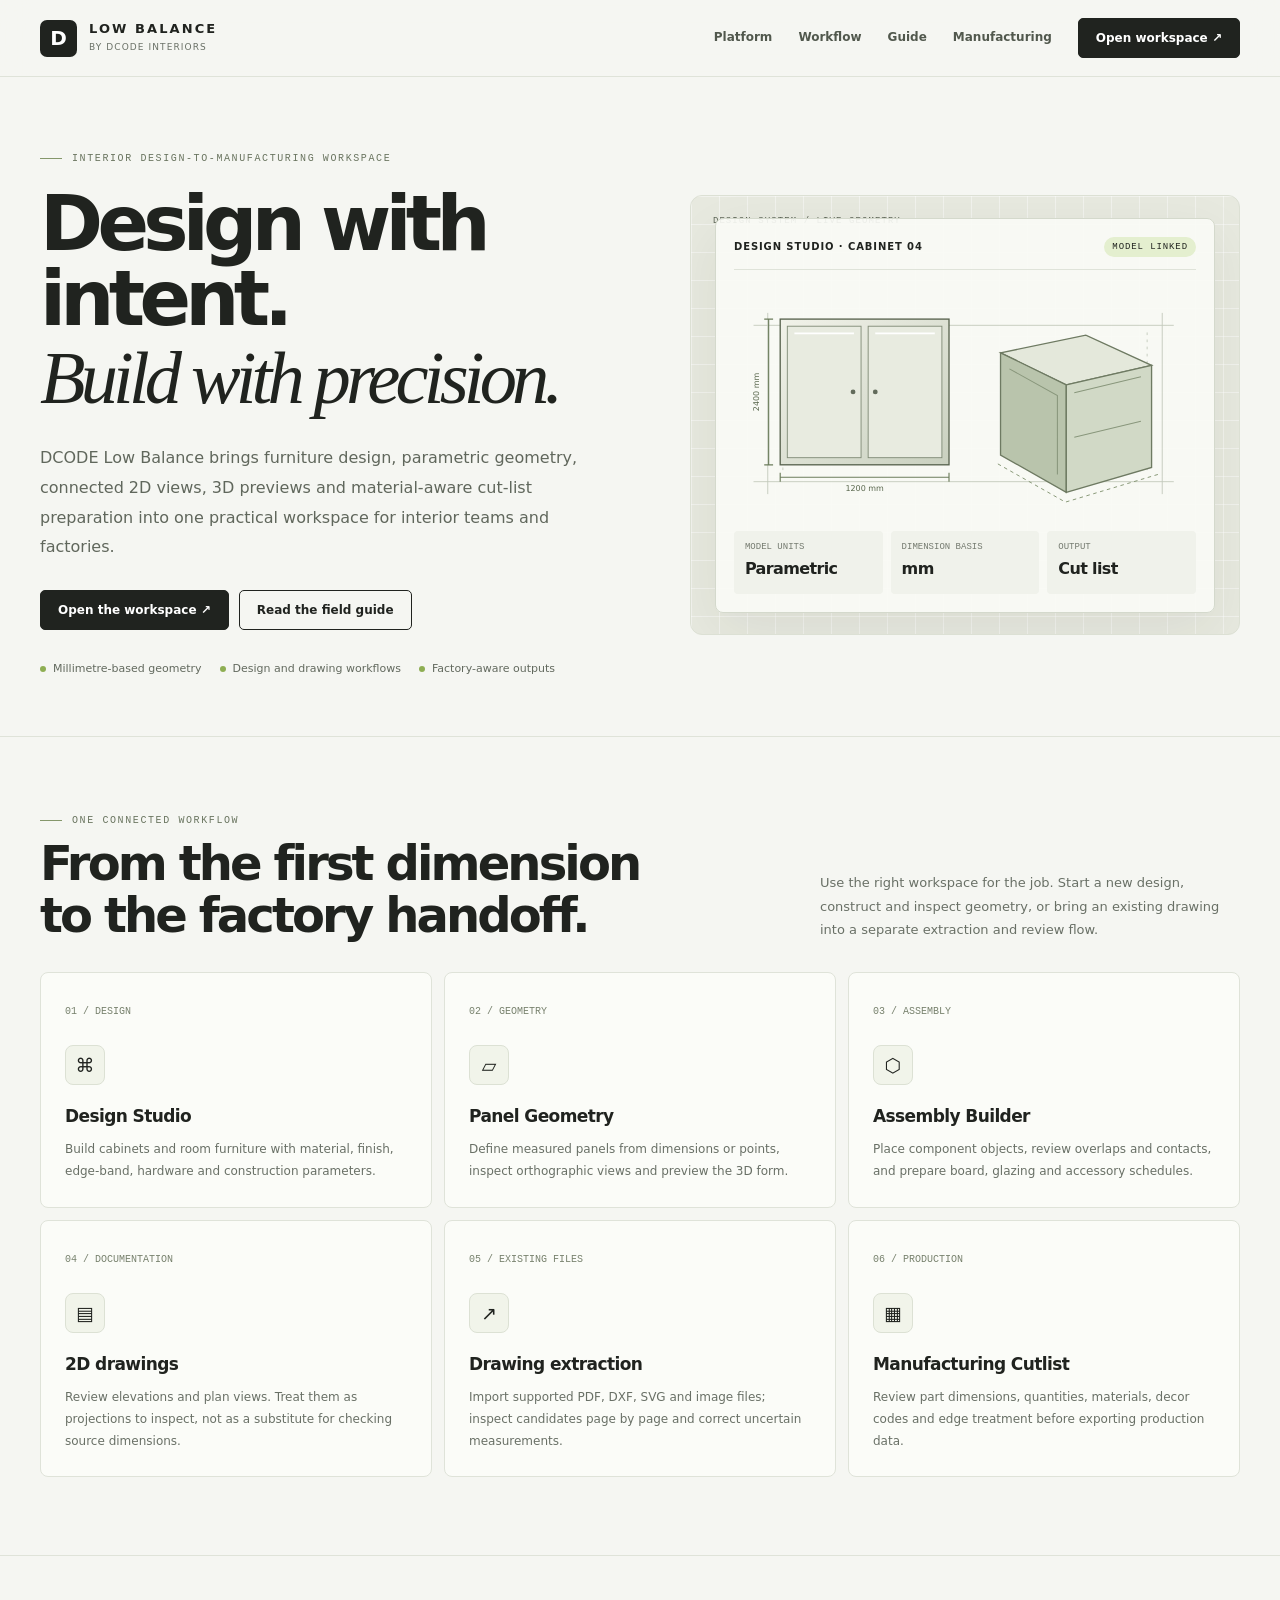
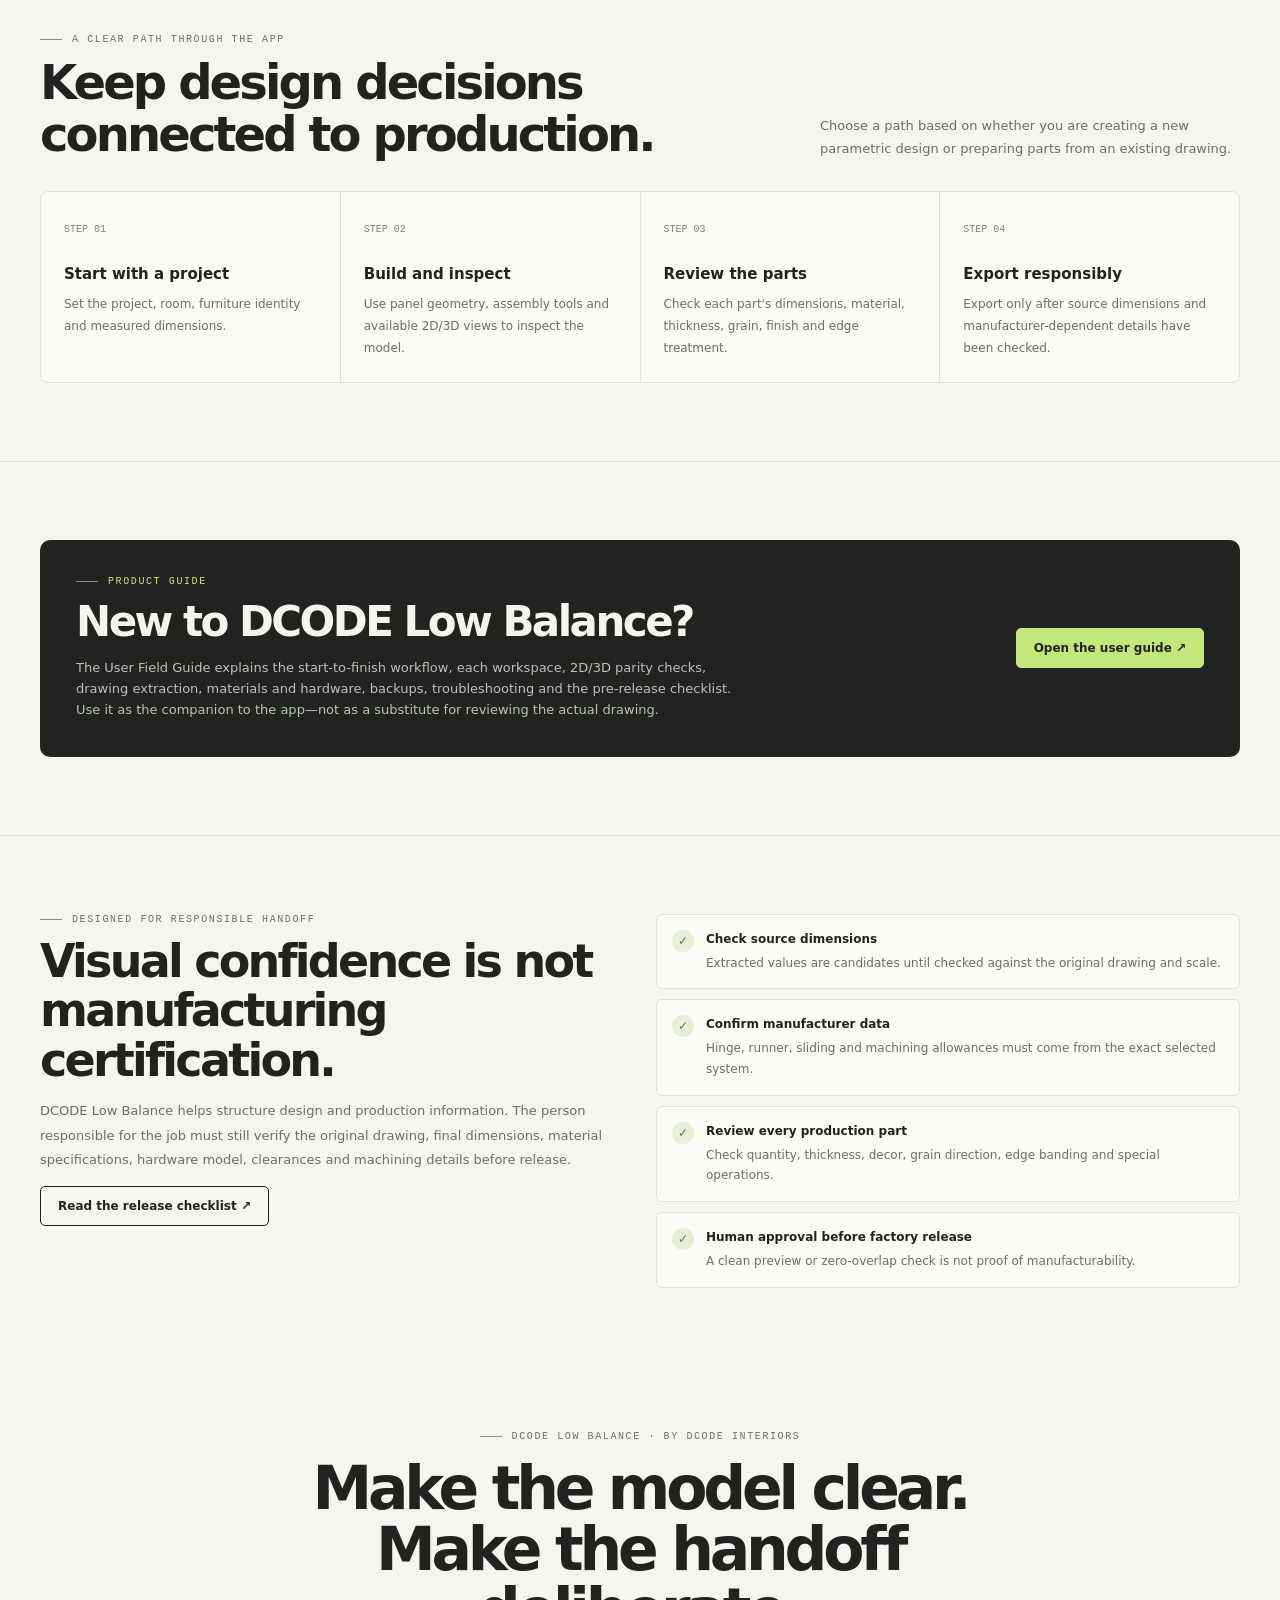
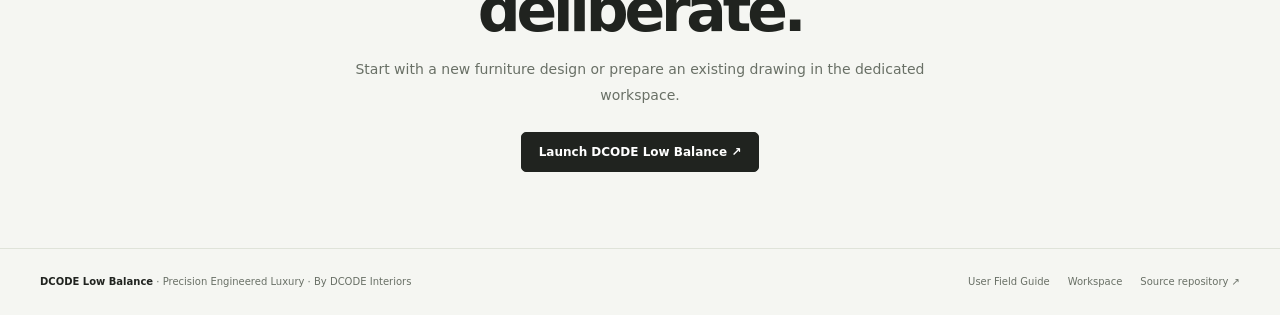
<file: public/index.html>
<!doctype html>
<html lang="en"><head><meta charset="utf-8"><meta name="viewport" content="width=device-width,initial-scale=1"><title>DCODE Low Balance — Precision Engineered Luxury</title><meta name="description" content="Design furniture, inspect connected 2D and 3D geometry, and prepare material-aware cutting lists with DCODE Low Balance by DCODE Interiors."><meta name="theme-color" content="#f5f6f2"><link rel="icon" type="image/svg+xml" href="/favicon.svg">
<style>
:root{--ink:#20231f;--muted:#697066;--line:#dfe3d9;--paper:#f5f6f2;--white:#fff;--accent:#c5e779;--serif:Georgia,"Times New Roman",serif;--sans:Manrope,Inter,ui-sans-serif,system-ui,-apple-system,"Segoe UI",sans-serif}*{box-sizing:border-box}html{scroll-behavior:smooth;scroll-padding-top:90px}body{margin:0;background:var(--paper);color:var(--ink);font:15px/1.65 var(--sans)}a{color:inherit;text-decoration:none}a:focus-visible{outline:3px solid #6b8e41;outline-offset:4px}.wrap{width:min(1200px,calc(100% - 44px));margin:auto}.topbar{position:sticky;top:0;z-index:20;background:#f5f6f2ee;backdrop-filter:blur(16px);border-bottom:1px solid var(--line)}.nav{height:76px;display:flex;align-items:center;justify-content:space-between;gap:24px}.brand{display:flex;align-items:center;gap:12px;min-width:max-content}.mark{width:37px;height:37px;background:var(--ink);color:#fff;display:grid;place-items:center;font-size:20px;font-weight:800;border-radius:7px}.brand strong{display:block;font-size:13px;letter-spacing:.16em;line-height:1.2}.brand small{display:block;font-size:9px;letter-spacing:.12em;color:var(--muted);margin-top:4px}.navlinks{display:flex;align-items:center;gap:26px;font-size:12px;font-weight:700;color:#51584d}.navlinks a:hover{color:#000}.navcta,.button{display:inline-flex;align-items:center;justify-content:center;gap:10px;padding:12px 17px;border:1px solid var(--ink);border-radius:5px;background:var(--ink);color:#fff;font:700 12px var(--sans);transition:transform .18s,background .18s}.navcta:hover,.button:hover{transform:translateY(-1px);background:#343a31}.button.secondary{background:transparent;color:var(--ink)}.button.secondary:hover{background:#e9ece3}.hero{padding:76px 0 58px;display:grid;grid-template-columns:1.04fr .96fr;gap:54px;align-items:center}.eyebrow{font:10px ui-monospace,SFMono-Regular,Menlo,monospace;letter-spacing:.16em;text-transform:uppercase;color:#69745f;display:flex;align-items:center;gap:10px}.eyebrow:before{content:"";width:22px;height:1px;background:#85976b}.hero h1{font-size:clamp(44px,6vw,76px);letter-spacing:-.075em;line-height:.99;margin:22px 0;max-width:680px}.hero h1 em{font:italic .98em var(--serif);letter-spacing:-.065em}.hero p{font-size:16px;line-height:1.85;color:#60675c;max-width:580px}.hero-actions{display:flex;flex-wrap:wrap;gap:10px;margin-top:28px}.proof{display:flex;flex-wrap:wrap;gap:18px;margin-top:30px;color:#62695e;font-size:11px}.proof span{display:flex;align-items:center;gap:7px}.proof i{width:6px;height:6px;background:#8eae53;border-radius:50%}.hero-visual{position:relative;min-height:440px;border-radius:12px;overflow:hidden;background:#e7e9df;border:1px solid #dce0d4;padding:18px;display:flex;align-items:center;justify-content:center}.visual-grid{position:absolute;inset:0;background-image:linear-gradient(#ffffff6e 1px,transparent 1px),linear-gradient(90deg,#ffffff6e 1px,transparent 1px);background-size:28px 28px}.visual-label{position:absolute;top:20px;left:22px;font:9px ui-monospace,monospace;letter-spacing:.12em;color:#596253}.visual-card{position:relative;width:100%;max-width:500px;background:#fafbf7e8;border:1px solid #d4d9cc;border-radius:8px;padding:18px;box-shadow:0 18px 55px #27311b12}.visual-card-head{display:flex;justify-content:space-between;align-items:center;border-bottom:1px solid var(--line);padding-bottom:12px;font-size:10px;font-weight:800;letter-spacing:.09em}.live{font:9px ui-monospace,monospace;background:#e4efcf;border-radius:99px;padding:5px 8px}.blueprint{width:100%;display:block;margin:18px 0 12px}.visual-metrics{display:grid;grid-template-columns:repeat(3,1fr);gap:8px}.metric{background:#f0f2eb;padding:11px;border-radius:4px}.metric small{display:block;color:#747a6f;font:9px ui-monospace,monospace}.metric strong{display:block;font-size:16px;letter-spacing:-.04em;margin-top:4px}.section{padding:78px 0;border-top:1px solid var(--line)}.section-head{display:flex;align-items:end;justify-content:space-between;gap:30px;margin-bottom:30px}.section-head h2{font-size:clamp(30px,4vw,48px);line-height:1.08;letter-spacing:-.06em;max-width:650px;margin:12px 0 0}.section-head p{max-width:420px;color:var(--muted);font-size:13px;line-height:1.8;margin:0}.feature-grid{display:grid;grid-template-columns:repeat(3,1fr);gap:12px}.feature{padding:24px;border:1px solid var(--line);background:#fbfcf8;border-radius:8px;min-height:215px}.feature-num{font:10px ui-monospace,monospace;color:#77816d}.feature-icon{width:40px;height:40px;border:1px solid #dce1d4;border-radius:8px;display:grid;place-items:center;margin:24px 0 17px;background:#f1f4ea;font-size:19px}.feature h3{font-size:17px;letter-spacing:-.035em;margin:0 0 9px}.feature p{font-size:12px;color:var(--muted);line-height:1.8;margin:0}.workflow{display:grid;grid-template-columns:repeat(4,1fr);gap:1px;background:var(--line);border:1px solid var(--line);border-radius:8px;overflow:hidden}.step{background:#fbfcf8;padding:23px;min-height:175px}.step b{font:10px ui-monospace,monospace;color:#7d886f}.step h3{font-size:15px;margin:22px 0 8px}.step p{font-size:12px;color:var(--muted);margin:0;line-height:1.8}.guide-band{display:grid;grid-template-columns:1fr auto;gap:28px;align-items:center;background:#20231f;color:#f4f5ef;border-radius:10px;padding:36px}.guide-band .eyebrow{color:#c5e779}.guide-band h2{font-size:clamp(28px,3.5vw,42px);letter-spacing:-.06em;line-height:1.08;margin:12px 0}.guide-band p{color:#bdc3b6;font-size:13px;max-width:680px;margin:0}.guide-band .button{background:var(--accent);border-color:var(--accent);color:var(--ink);white-space:nowrap}.guide-band .button:hover{background:#d6f69c}.safety{display:grid;grid-template-columns:1fr 1fr;gap:32px;align-items:start}.safety h2{font-size:clamp(30px,4vw,46px);line-height:1.08;letter-spacing:-.06em;margin:12px 0}.safety p{color:var(--muted);font-size:13px;line-height:1.9}.safety-list{display:grid;gap:10px}.safety-item{display:flex;gap:12px;padding:15px;border:1px solid var(--line);background:#fbfcf8;border-radius:6px;font-size:12px}.safety-item strong{display:block;font-size:12px;margin-bottom:3px}.safety-item span{color:var(--muted);line-height:1.7}.check{flex:none;width:22px;height:22px;border-radius:50%;display:grid;place-items:center;background:#e5efd4;color:#42562c;font-weight:800}.final-cta{padding:65px 0 76px;text-align:center}.final-cta h2{font-size:clamp(36px,5vw,60px);letter-spacing:-.07em;line-height:1.02;margin:16px auto;max-width:800px}.final-cta p{max-width:570px;margin:0 auto;color:var(--muted);font-size:14px;line-height:1.8}.final-cta .button{margin-top:24px}.footer{border-top:1px solid var(--line);padding:25px 0;color:var(--muted);font-size:10px}.footer-inner{display:flex;justify-content:space-between;align-items:center;gap:18px;flex-wrap:wrap}.footer-links{display:flex;gap:18px;flex-wrap:wrap}.footer strong{color:var(--ink)}@media(max-width:900px){.hero{grid-template-columns:1fr;gap:32px;padding-top:54px}.hero-visual{min-height:390px}.section-head{display:block}.section-head p{margin-top:15px}.feature-grid{grid-template-columns:repeat(2,1fr)}.workflow{grid-template-columns:repeat(2,1fr)}.guide-band{grid-template-columns:1fr}.guide-band .button{justify-self:start}.safety{grid-template-columns:1fr}}@media(max-width:620px){.wrap{width:min(100% - 30px,1200px)}.nav{height:66px}.navlinks{gap:12px}.navlinks>a:not(.navcta){display:none}.navcta{padding:10px 12px;font-size:11px}.hero{padding:42px 0 38px}.hero h1{font-size:clamp(42px,13vw,62px)}.hero p{font-size:14px}.hero-visual{min-height:320px;padding:10px}.visual-card{padding:12px}.visual-metrics{gap:5px}.metric{padding:8px}.metric strong{font-size:13px}.section{padding:54px 0}.feature-grid{grid-template-columns:1fr}.feature{min-height:0}.feature-icon{margin-top:17px}.workflow{grid-template-columns:1fr}.step{min-height:0}.step h3{margin-top:13px}.guide-band{padding:25px}.guide-band .button{width:100%}.final-cta{padding:52px 0 58px}.footer-inner{align-items:flex-start;flex-direction:column}}
</style></head>
<body>
<div class="topbar"><nav class="nav wrap" aria-label="Main navigation"><a class="brand" href="/" aria-label="DCODE Low Balance home"><span class="mark">D</span><span><strong>LOW BALANCE</strong><small>BY DCODE INTERIORS</small></span></a><div class="navlinks"><a href="#platform">Platform</a><a href="#workflow">Workflow</a><a href="#guide">Guide</a><a href="#manufacturing">Manufacturing</a><a class="navcta" href="/app/">Open workspace ↗</a></div></nav></div>
<main>
<section class="hero wrap"><div><div class="eyebrow">Interior design-to-manufacturing workspace</div><h1>Design with intent.<br><em>Build with precision.</em></h1><p>DCODE Low Balance brings furniture design, parametric geometry, connected 2D views, 3D previews and material-aware cut-list preparation into one practical workspace for interior teams and factories.</p><div class="hero-actions"><a class="button" href="/app/">Open the workspace ↗</a><a class="button secondary" href="/guide.html">Read the field guide</a></div><div class="proof"><span><i></i>Millimetre-based geometry</span><span><i></i>Design and drawing workflows</span><span><i></i>Factory-aware outputs</span></div></div>
<div class="hero-visual" aria-label="Illustration of connected cabinet drawings and manufacturing data"><div class="visual-grid"></div><span class="visual-label">DESIGN SYSTEM / LIVE GEOMETRY</span><div class="visual-card"><div class="visual-card-head"><span>DESIGN STUDIO · CABINET 04</span><span class="live">MODEL LINKED</span></div><svg class="blueprint" viewBox="0 0 520 260" role="img" aria-label="Illustrative cabinet elevation and 3D form"><defs><linearGradient id="cabinetFace" x1="0" y1="0" x2="1" y2="1"><stop offset="0" stop-color="#f1f2e9"/><stop offset="1" stop-color="#c9d0bf"/></linearGradient></defs><g stroke="#a0aa95" stroke-width="1" fill="none" opacity=".6"><path d="M22 42H495M22 218H495M38 28V232M482 28V232"/><path d="M55 50V206M465 50V206" stroke-dasharray="3 5"/></g><g transform="translate(52 35)"><rect x="0" y="0" width="190" height="164" fill="url(#cabinetFace)" stroke="#58634e" stroke-width="1.5"/><rect x="8" y="8" width="83" height="148" fill="#e8ebe0" stroke="#7e8974"/><rect x="99" y="8" width="83" height="148" fill="#e8ebe0" stroke="#7e8974"/><path d="M16 16H83M107 16H174" stroke="#fff" stroke-width="2"/><circle cx="82" cy="82" r="2.7" fill="#626b5b"/><circle cx="107" cy="82" r="2.7" fill="#626b5b"/><path d="M-13 0V164M-18 0H-8M-18 164H-8M0 178H190M0 173V183M190 173V183" stroke="#6c7d5c" stroke-width="1.3"/><text x="-24" y="82" fill="#59674d" font-size="9" text-anchor="middle" transform="rotate(-90 -24 82)">2400 mm</text><text x="95" y="194" fill="#59674d" font-size="9" text-anchor="middle">1200 mm</text></g><g transform="translate(300 53)"><path d="M0 20L96 0L170 34L74 56Z" fill="#e4e8db" stroke="#6e7a62" stroke-width="1.5"/><path d="M0 20V135L74 177V56Z" fill="#b9c4ac" stroke="#6e7a62" stroke-width="1.5"/><path d="M74 56L170 34V149L74 177Z" fill="#d1d9c6" stroke="#6e7a62" stroke-width="1.5"/><path d="M10 38L64 68V157M83 65L158 47M83 115L158 97" fill="none" stroke="#89977c" stroke-width="1.2"/><path d="M-3 145L73 188L180 156" fill="none" stroke="#7c8d6a" stroke-dasharray="4 4"/></g></svg><div class="visual-metrics"><div class="metric"><small>MODEL UNITS</small><strong>Parametric</strong></div><div class="metric"><small>DIMENSION BASIS</small><strong>mm</strong></div><div class="metric"><small>OUTPUT</small><strong>Cut list</strong></div></div></div></div></section>
<section class="section" id="platform"><div class="wrap"><div class="section-head"><div><div class="eyebrow">One connected workflow</div><h2>From the first dimension to the factory handoff.</h2></div><p>Use the right workspace for the job. Start a new design, construct and inspect geometry, or bring an existing drawing into a separate extraction and review flow.</p></div><div class="feature-grid">
<article class="feature"><span class="feature-num">01 / DESIGN</span><div class="feature-icon">⌘</div><h3>Design Studio</h3><p>Build cabinets and room furniture with material, finish, edge-band, hardware and construction parameters.</p></article><article class="feature"><span class="feature-num">02 / GEOMETRY</span><div class="feature-icon">▱</div><h3>Panel Geometry</h3><p>Define measured panels from dimensions or points, inspect orthographic views and preview the 3D form.</p></article><article class="feature"><span class="feature-num">03 / ASSEMBLY</span><div class="feature-icon">⬡</div><h3>Assembly Builder</h3><p>Place component objects, review overlaps and contacts, and prepare board, glazing and accessory schedules.</p></article><article class="feature"><span class="feature-num">04 / DOCUMENTATION</span><div class="feature-icon">▤</div><h3>2D drawings</h3><p>Review elevations and plan views. Treat them as projections to inspect, not as a substitute for checking source dimensions.</p></article><article class="feature"><span class="feature-num">05 / EXISTING FILES</span><div class="feature-icon">↗</div><h3>Drawing extraction</h3><p>Import supported PDF, DXF, SVG and image files; inspect candidates page by page and correct uncertain measurements.</p></article><article class="feature"><span class="feature-num">06 / PRODUCTION</span><div class="feature-icon">▦</div><h3>Manufacturing Cutlist</h3><p>Review part dimensions, quantities, materials, decor codes and edge treatment before exporting production data.</p></article></div></div></section>
<section class="section" id="workflow"><div class="wrap"><div class="section-head"><div><div class="eyebrow">A clear path through the app</div><h2>Keep design decisions connected to production.</h2></div><p>Choose a path based on whether you are creating a new parametric design or preparing parts from an existing drawing.</p></div><div class="workflow"><article class="step"><b>STEP 01</b><h3>Start with a project</h3><p>Set the project, room, furniture identity and measured dimensions.</p></article><article class="step"><b>STEP 02</b><h3>Build and inspect</h3><p>Use panel geometry, assembly tools and available 2D/3D views to inspect the model.</p></article><article class="step"><b>STEP 03</b><h3>Review the parts</h3><p>Check each part's dimensions, material, thickness, grain, finish and edge treatment.</p></article><article class="step"><b>STEP 04</b><h3>Export responsibly</h3><p>Export only after source dimensions and manufacturer-dependent details have been checked.</p></article></div></div></section>
<section class="section" id="guide"><div class="wrap"><div class="guide-band"><div><div class="eyebrow">Product guide</div><h2>New to DCODE Low Balance?</h2><p>The User Field Guide explains the start-to-finish workflow, each workspace, 2D/3D parity checks, drawing extraction, materials and hardware, backups, troubleshooting and the pre-release checklist. Use it as the companion to the app—not as a substitute for reviewing the actual drawing.</p></div><a class="button" href="/guide.html">Open the user guide ↗</a></div></div></section>
<section class="section" id="manufacturing"><div class="wrap safety"><div><div class="eyebrow">Designed for responsible handoff</div><h2>Visual confidence is not manufacturing certification.</h2><p>DCODE Low Balance helps structure design and production information. The person responsible for the job must still verify the original drawing, final dimensions, material specifications, hardware model, clearances and machining details before release.</p><a class="button secondary" href="/guide.html#release">Read the release checklist ↗</a></div><div class="safety-list"><div class="safety-item"><span class="check">✓</span><div><strong>Check source dimensions</strong><span>Extracted values are candidates until checked against the original drawing and scale.</span></div></div><div class="safety-item"><span class="check">✓</span><div><strong>Confirm manufacturer data</strong><span>Hinge, runner, sliding and machining allowances must come from the exact selected system.</span></div></div><div class="safety-item"><span class="check">✓</span><div><strong>Review every production part</strong><span>Check quantity, thickness, decor, grain direction, edge banding and special operations.</span></div></div><div class="safety-item"><span class="check">✓</span><div><strong>Human approval before factory release</strong><span>A clean preview or zero-overlap check is not proof of manufacturability.</span></div></div></div></div></section>
<section class="final-cta wrap"><div class="eyebrow" style="justify-content:center">DCODE Low Balance · By DCODE Interiors</div><h2>Make the model clear.<br>Make the handoff deliberate.</h2><p>Start with a new furniture design or prepare an existing drawing in the dedicated workspace.</p><a class="button" href="/app/">Launch DCODE Low Balance ↗</a></section>
</main><footer class="footer"><div class="footer-inner wrap"><div><strong>DCODE Low Balance</strong> · Precision Engineered Luxury · By DCODE Interiors</div><div class="footer-links"><a href="/guide.html">User Field Guide</a><a href="/app/">Workspace</a><a href="https://github.com/akkillies1/cutlist" rel="noopener noreferrer">Source repository ↗</a></div></div></footer></body></html>
</file>
